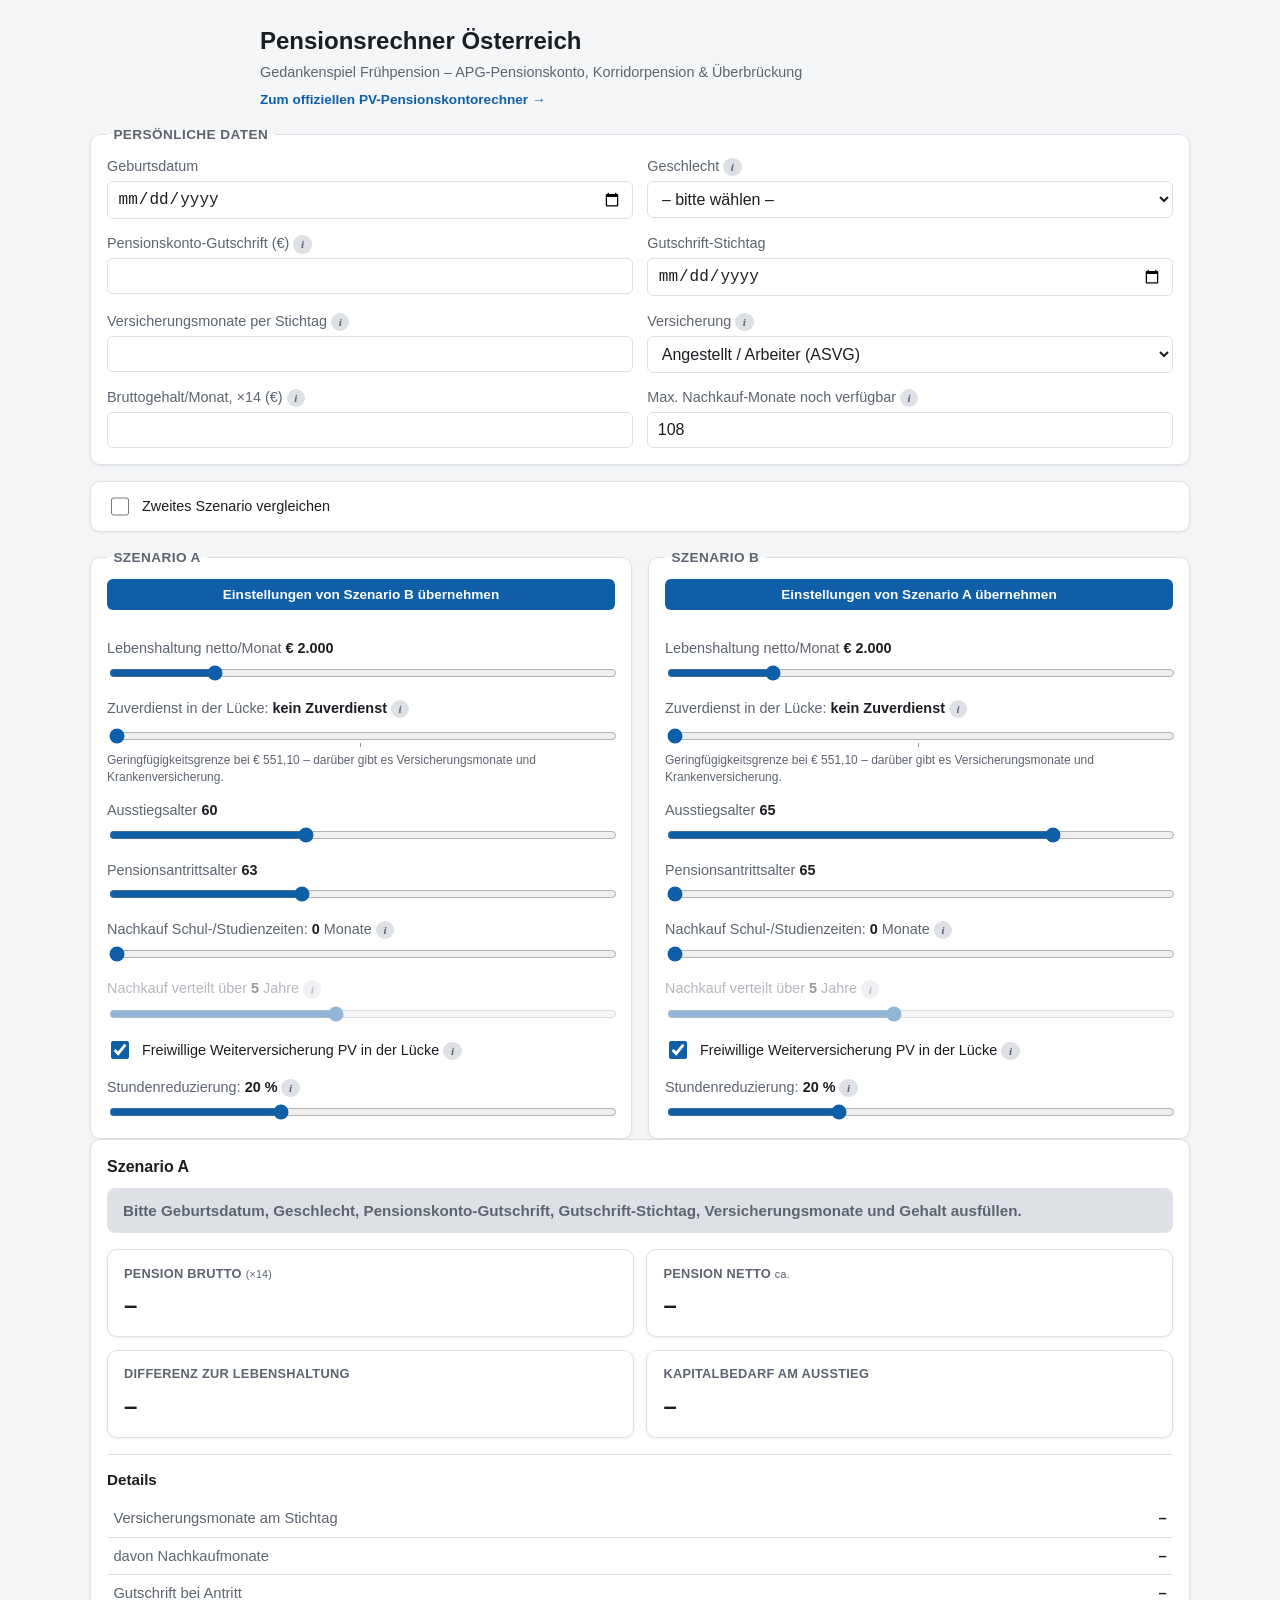
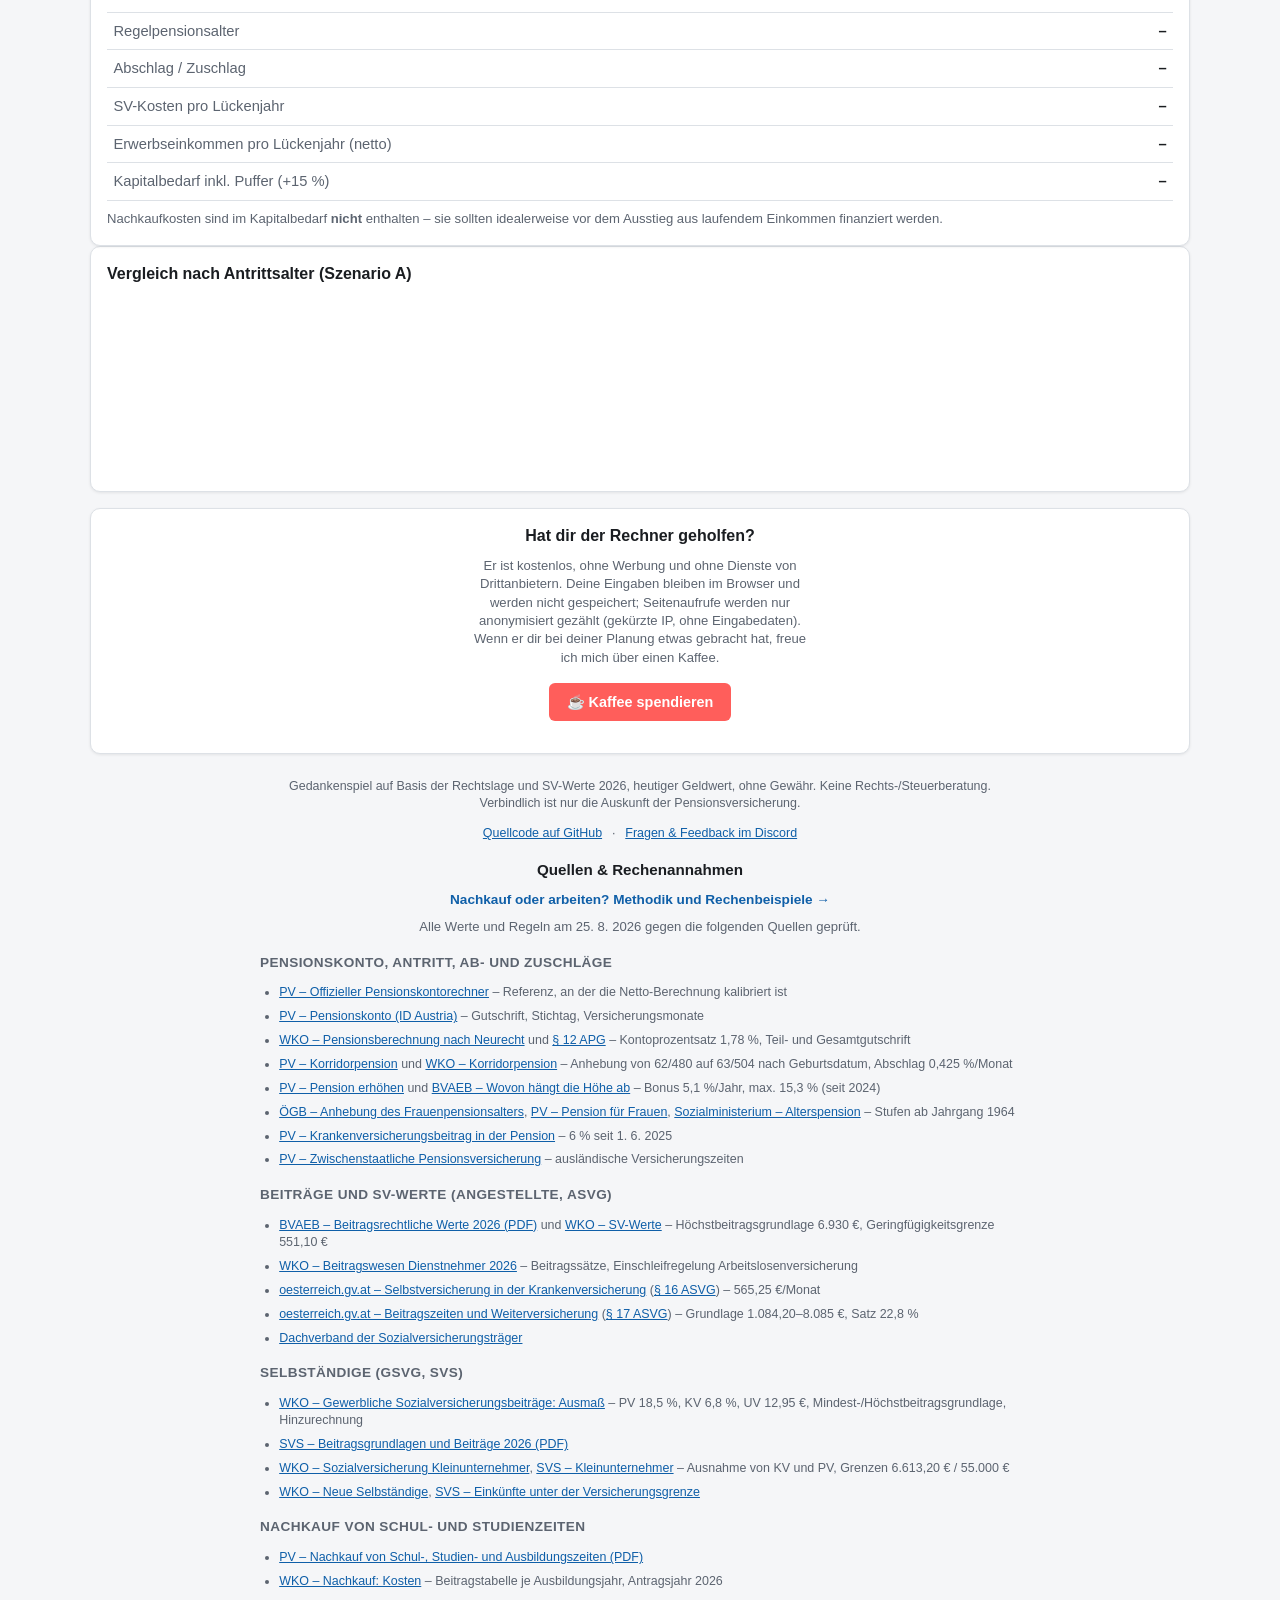
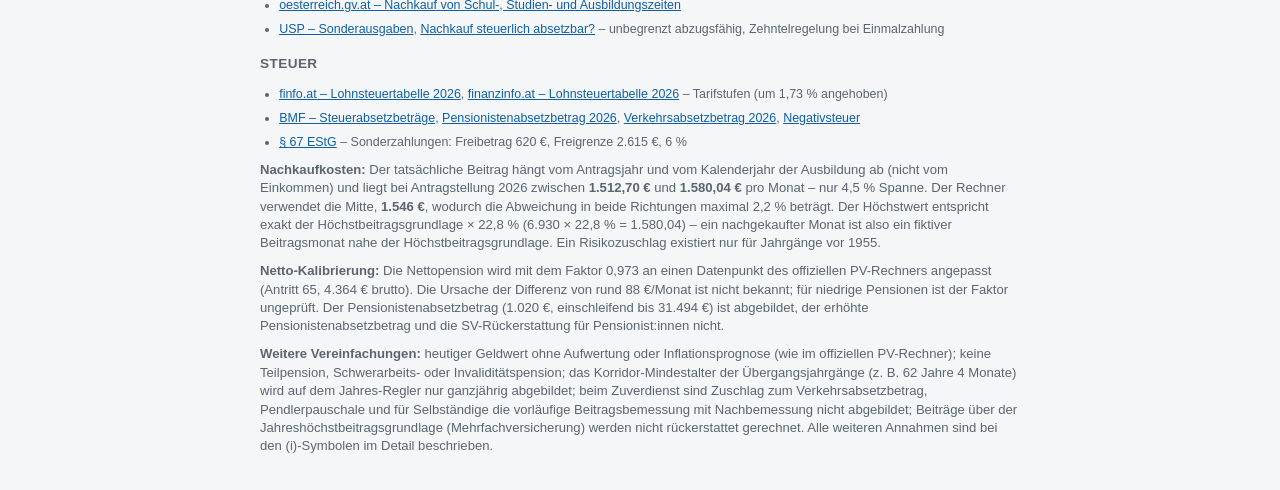
<file: index.html>
<!doctype html>
<html lang="de-AT">
<head>
<meta charset="utf-8">
<meta name="viewport" content="width=device-width, initial-scale=1">
<title>Pensionsrechner Österreich – Gedankenspiel Frühpension</title>
<meta name="description" content="Frühpension durchrechnen: Korridorpension, Nachkauf von Schul- und Studienzeiten, Kapitalbedarf für die Überbrückung. Zwei Szenarien im Vergleich, mit Break-even. Kostenlos, ohne Anmeldung.">
<!-- Open Graph für Link-Vorschauen (Reddit, Slack, WhatsApp, Signal ...). Ohne diese
     Angaben ziehen sich die Crawler irgendetwas aus dem Seitenanfang. -->
<meta property="og:type" content="website">
<meta property="og:locale" content="de_AT">
<meta property="og:site_name" content="Pensionsrechner Österreich">
<meta property="og:title" content="Pensionsrechner Österreich – Gedankenspiel Frühpension">
<meta property="og:description" content="Korridorpension, Nachkauf, Überbrückung: zwei Szenarien nebeneinander inklusive Break-even. Werte 2026, heutiger Geldwert. Kostenlos, ohne Anmeldung, ohne Tracking.">
<meta property="og:url" content="https://pension.oberschmid.homes/">
<meta name="twitter:card" content="summary">
<link rel="icon" href="favicon.ico" sizes="any">
<link rel="icon" href="favicon.svg" type="image/svg+xml">
<link rel="apple-touch-icon" href="apple-touch-icon.png">
<link rel="stylesheet" href="style.css">
</head>
<body>
<header class="page-header">
  <h1>Pensionsrechner Österreich</h1>
  <p class="subtitle">Gedankenspiel Frühpension &ndash; APG-Pensionskonto, Korridorpension &amp; Überbrückung</p>
  <p class="official-link"><a href="https://www.neuespensionskonto.at/pensionskontorechner/" target="_blank" rel="noopener">Zum offiziellen PV-Pensionskontorechner →</a></p>
</header>

<main>
  <form id="form" novalidate>
    <fieldset class="grid">
      <legend>Persönliche Daten</legend>

      <label class="field">
        <span>Geburtsdatum</span>
        <input type="date" id="geburtsdatum" min="1955-01-01" max="2005-12-31" required>
      </label>

      <label class="field">
        <span>Geschlecht
          <button type="button" class="info-icon" data-info="geschlecht" aria-label="Info: Warum wichtig?">i</button>
        </span>
        <select id="geschlecht" required>
          <option value="">– bitte wählen –</option>
          <option value="mann">Mann</option>
          <option value="frau">Frau</option>
        </select>
      </label>

      <label class="field">
        <span>Pensionskonto-Gutschrift (€)
          <button type="button" class="info-icon" data-info="gutschrift" aria-label="Info: Wo finde ich diesen Wert?">i</button>
        </span>
        <input type="number" id="konto" min="0" step="1" required>
      </label>

      <label class="field">
        <span>Gutschrift-Stichtag</span>
        <input type="date" id="kontoStichtag" required>
      </label>

      <label class="field">
        <span>Versicherungsmonate per Stichtag
          <button type="button" class="info-icon" data-info="versicherungsmonate" aria-label="Info: Wo finde ich diesen Wert?">i</button>
        </span>
        <input type="number" id="vmStart" min="0" max="600" step="1" required>
      </label>

      <label class="field">
        <span>Versicherung
          <button type="button" class="info-icon" data-info="versicherungsart" aria-label="Info: ASVG oder GSVG?">i</button>
        </span>
        <select id="versicherungsart" required>
          <option value="asvg">Angestellt / Arbeiter (ASVG)</option>
          <option value="gsvg">Selbständig (GSVG / SVS)</option>
        </select>
      </label>

      <label class="field">
        <span id="gehaltLabel">Bruttogehalt/Monat, ×14 (€)
          <button type="button" class="info-icon" data-info="gehalt" aria-label="Info: Welcher Betrag?">i</button>
        </span>
        <input type="number" id="gehalt" min="0" step="10" required>
      </label>

      <label class="field">
        <span>Max. Nachkauf-Monate noch verfügbar
          <button type="button" class="info-icon" data-info="nkMax" aria-label="Info: Was ist das Maximum?">i</button>
        </span>
        <input type="number" id="nkMaxMonate" min="0" max="108" step="1">
      </label>
    </fieldset>

    <div class="vergleich-schalter">
      <label class="field toggle-field">
        <input type="checkbox" id="vergleichAn">
        <span>Zweites Szenario vergleichen</span>
      </label>
    </div>

    <div class="szenario-spalten">
      <fieldset class="grid">
        <legend>Szenario A</legend>

        <button type="button" class="uebernehmen-btn" id="uebernehmenButtonA" hidden>Einstellungen von Szenario B übernehmen</button>

        <label class="field slider-field">
          <span>Lebenshaltung netto/Monat <output id="lebenshaltungOut"></output></span>
          <input type="range" id="lebenshaltung" min="1000" max="6000" step="100">
        </label>

        <label class="field slider-field">
          <span>Zuverdienst in der Lücke: <output id="gfEinkommenOut"></output>
            <button type="button" class="info-icon" data-info="gfEinkommen" aria-label="Info: Geringfügigkeitsgrenze">i</button>
          </span>
          <input type="range" id="gfEinkommen" min="0" max="3000" step="10" list="gfMarks">
          <span class="skala" id="gfSkala"></span>
        </label>

        <label class="field slider-field">
          <span>Ausstiegsalter <output id="ausstiegsalterOut"></output></span>
          <input type="range" id="ausstiegsalter" min="55" max="68" step="1">
        </label>

        <label class="field slider-field">
          <span>Pensionsantrittsalter <output id="antrittsalterOut"></output></span>
          <input type="range" id="antrittsalter" min="60" max="68" step="1">
        </label>

        <label class="field slider-field">
          <span>Nachkauf Schul-/Studienzeiten: <output id="nachkaufMonateOut"></output> Monate
            <button type="button" class="info-icon" data-info="nachkaufMonate" aria-label="Info: Automatische Anpassung">i</button>
          </span>
          <input type="range" id="nachkaufMonate" min="0" max="108" step="1">
        </label>

        <label class="field slider-field" id="nachkaufJahreField">
          <span>Nachkauf verteilt über <output id="nachkaufJahreOut"></output> Jahre
            <button type="button" class="info-icon" data-info="nachkaufJahre" aria-label="Info: Steuerliche Verteilung">i</button>
          </span>
          <input type="range" id="nachkaufJahre" min="1" max="10" step="1">
        </label>

        <label class="field toggle-field">
          <input type="checkbox" id="wvAn">
          <span>Freiwillige Weiterversicherung PV in der Lücke
            <button type="button" class="info-icon" data-info="wvAn" aria-label="Info: Nur Pensionsversicherung">i</button>
          </span>
        </label>

        <label class="field slider-field">
          <span id="reduktionLabel">Stundenreduzierung: <output id="reduktionProzentOut"></output>
            <button type="button" class="info-icon" data-info="reduktionProzent" aria-label="Info: Wirkung auf die Pension">i</button>
          </span>
          <input type="range" id="reduktionProzent" min="0" max="60" step="5">
        </label>
      </fieldset>

      <fieldset class="grid" id="szenarioBFieldset" hidden>
        <legend>Szenario B</legend>

        <button type="button" class="uebernehmen-btn" id="uebernehmenButtonB">Einstellungen von Szenario A übernehmen</button>

        <label class="field slider-field">
          <span>Lebenshaltung netto/Monat <output id="lebenshaltungBOut"></output></span>
          <input type="range" id="lebenshaltungB" min="1000" max="6000" step="100">
        </label>

        <label class="field slider-field">
          <span>Zuverdienst in der Lücke: <output id="gfEinkommenBOut"></output>
            <button type="button" class="info-icon" data-info="gfEinkommen" aria-label="Info: Geringfügigkeitsgrenze">i</button>
          </span>
          <input type="range" id="gfEinkommenB" min="0" max="3000" step="10" list="gfMarks">
          <span class="skala" id="gfSkalaB"></span>
        </label>

        <label class="field slider-field">
          <span>Ausstiegsalter <output id="ausstiegsalterBOut"></output></span>
          <input type="range" id="ausstiegsalterB" min="55" max="68" step="1">
        </label>

        <label class="field slider-field">
          <span>Pensionsantrittsalter <output id="antrittsalterBOut"></output></span>
          <input type="range" id="antrittsalterB" min="60" max="68" step="1">
        </label>

        <label class="field slider-field">
          <span>Nachkauf Schul-/Studienzeiten: <output id="nachkaufMonateBOut"></output> Monate
            <button type="button" class="info-icon" data-info="nachkaufMonate" aria-label="Info: Automatische Anpassung">i</button>
          </span>
          <input type="range" id="nachkaufMonateB" min="0" max="108" step="1">
        </label>

        <label class="field slider-field" id="nachkaufJahreBField">
          <span>Nachkauf verteilt über <output id="nachkaufJahreBOut"></output> Jahre
            <button type="button" class="info-icon" data-info="nachkaufJahre" aria-label="Info: Steuerliche Verteilung">i</button>
          </span>
          <input type="range" id="nachkaufJahreB" min="1" max="10" step="1">
        </label>

        <label class="field toggle-field">
          <input type="checkbox" id="wvAnB">
          <span>Freiwillige Weiterversicherung PV in der Lücke
            <button type="button" class="info-icon" data-info="wvAn" aria-label="Info: Nur Pensionsversicherung">i</button>
          </span>
        </label>

        <label class="field slider-field">
          <span id="reduktionLabelB">Stundenreduzierung: <output id="reduktionProzentBOut"></output>
            <button type="button" class="info-icon" data-info="reduktionProzent" aria-label="Info: Wirkung auf die Pension">i</button>
          </span>
          <input type="range" id="reduktionProzentB" min="0" max="60" step="5">
        </label>
      </fieldset>
    </div>
    <datalist id="gfMarks">
      <option value="550" label="Geringfügigkeitsgrenze"></option>
    </datalist>
  </form>

  <div class="ergebnis-spalten">
    <section class="box ergebnis-kachel" id="ergebnisBoxA">
      <h2 class="kachel-titel">Szenario A</h2>
      <div class="statusline" id="statuslineA" role="status"></div>

      <div class="cards" aria-label="Kennzahlen Szenario A">
        <div class="card">
          <h3>Pension brutto <small>(×14)</small></h3>
          <p class="card-value" id="cardBruttoA">–</p>
        </div>
        <div class="card">
          <h3>Pension netto <small>ca.</small></h3>
          <p class="card-value" id="cardNettoA">–</p>
        </div>
        <div class="card">
          <h3>Differenz zur Lebenshaltung</h3>
          <p class="card-value" id="cardDifferenzA">–</p>
        </div>
        <div class="card">
          <h3>Kapitalbedarf am Ausstieg</h3>
          <p class="card-value" id="cardKapitalA">–</p>
        </div>
      </div>

      <div class="sub-box" id="nachkaufBoxA">
        <h3>Nachkauf: Kosten &amp; Steuereffekt</h3>
        <dl class="kv-list">
          <div><dt>Gekaufte Monate</dt><dd id="nkMonateA">–</dd></div>
          <div><dt>Kosten voll</dt><dd id="nkKostenVollA">–</dd></div>
          <div><dt>Steuerersparnis</dt><dd id="nkErsparnisA" class="positive">–</dd></div>
          <div><dt>Kosten nach Steuer</dt><dd id="nkKostenNettoA">–</dd></div>
          <div><dt>Effektiver Satz</dt><dd id="nkEffSatzA">–</dd></div>
          <div><dt>Rate pro Jahr</dt><dd id="nkRateA">–</dd></div>
          <div><dt>Alternative: ETF statt Nachkauf</dt><dd id="nkEtfA">–</dd></div>
        </dl>
        <p class="hint">Der Sonderausgabenabzug greift im Jahr der Zahlung. Gestaffelte Teilanträge bzw. Ratenzahlung vorab mit der PV klären. „Alternative": die Nettokosten (nach Steuerersparnis) stattdessen in ein ETF investiert, angenommen 5 % Rendite p.a. netto nach KESt (≈7 % brutto), verzinst bis zum Antritt – als Vergleich zur höheren Pension durch den Nachkauf.</p>
      </div>

      <div class="sub-box" id="amortisationBoxA">
        <h3>Amortisation: Lohnt sich das?</h3>
        <p class="hint" style="margin-top:0">Faustregel für 1 Monat Nachkauf (unabhängig von der oben gewählten Anzahl)
          <button type="button" class="info-icon" data-info="amortisationNachkauf" aria-label="Info">i</button>
        </p>
        <dl class="kv-list">
          <div><dt>Nettokosten (1 Monat)</dt><dd id="amKostenA">–</dd></div>
          <div><dt>Zusätzliche Nettopension</dt><dd id="amZusatzA">–</dd></div>
          <div><dt>Amortisation ab Pensionsbeginn</dt><dd id="amEinfachA">–</dd></div>
          <div><dt>… mit 2 % Alternativrendite</dt><dd id="amAltA">–</dd></div>
        </dl>
        <p class="hint">Freiwillige Weiterversicherung PV (1 Jahr Beitrag)
          <button type="button" class="info-icon" data-info="wvAmortisation" aria-label="Info">i</button>
        </p>
        <dl class="kv-list">
          <div><dt>Amortisation ab Pensionsbeginn</dt><dd id="wvAmMinA">–</dd></div>
        </dl>
      </div>

      <div class="sub-box">
        <h3>Details</h3>
        <div class="table-scroll">
          <table>
            <tbody>
              <tr><th>Versicherungsmonate am Stichtag</th><td id="dVmA">–</td></tr>
              <tr><th>davon Nachkaufmonate</th><td id="dNkA">–</td></tr>
              <tr><th>Gutschrift bei Antritt</th><td id="dGutschriftA">–</td></tr>
              <tr><th>Regelpensionsalter</th><td id="dRegelalterA">–</td></tr>
              <tr><th>Abschlag / Zuschlag</th><td id="dAbschlagZuschlagA">–</td></tr>
              <tr><th>SV-Kosten pro Lückenjahr</th><td id="dSvJahrA">–</td></tr>
              <tr><th>Erwerbseinkommen pro Lückenjahr (netto)</th><td id="dGfEinkA">–</td></tr>
              <tr><th>Kapitalbedarf inkl. Puffer (+15 %)</th><td id="dKapitalPufferA">–</td></tr>
            </tbody>
          </table>
        </div>
        <p class="hint">Nachkaufkosten sind im Kapitalbedarf <strong>nicht</strong> enthalten – sie sollten idealerweise vor dem Ausstieg aus laufendem Einkommen finanziert werden.</p>
      </div>

      <div class="sub-box" id="reduktionBoxA">
        <h3>Stundenreduzierung: Was kostet sie an Pension?</h3>
        <dl class="kv-list">
          <div><dt>Reduziertes Bruttogehalt/Monat</dt><dd id="redGehaltA">–</dd></div>
          <div><dt>Einkommensverlust pro Jahr</dt><dd id="redEinkommenA" class="negative">–</dd></div>
          <div><dt>Pension brutto/Monat danach</dt><dd id="redBruttoA">–</dd></div>
          <div><dt>Pension netto/Monat danach</dt><dd id="redNettoA">–</dd></div>
          <div><dt>Verlust Pension brutto/Monat</dt><dd id="redVerlustBruttoA">–</dd></div>
          <div><dt>Verlust Pension netto/Monat</dt><dd id="redVerlustNettoA">–</dd></div>
        </dl>
        <p class="hint" id="redHinweisA"></p>
      </div>
    </section>

    <section class="box ergebnis-kachel" id="ergebnisBoxB" hidden>
      <h2 class="kachel-titel">Szenario B</h2>
      <div class="statusline" id="statuslineB" role="status"></div>

      <div class="cards" aria-label="Kennzahlen Szenario B">
        <div class="card">
          <h3>Pension brutto <small>(×14)</small></h3>
          <p class="card-value" id="cardBruttoB">–</p>
        </div>
        <div class="card">
          <h3>Pension netto <small>ca.</small></h3>
          <p class="card-value" id="cardNettoB">–</p>
        </div>
        <div class="card">
          <h3>Differenz zur Lebenshaltung</h3>
          <p class="card-value" id="cardDifferenzB">–</p>
        </div>
        <div class="card">
          <h3>Kapitalbedarf am Ausstieg</h3>
          <p class="card-value" id="cardKapitalB">–</p>
        </div>
      </div>

      <div class="sub-box" id="nachkaufBoxB">
        <h3>Nachkauf: Kosten &amp; Steuereffekt</h3>
        <dl class="kv-list">
          <div><dt>Gekaufte Monate</dt><dd id="nkMonateB">–</dd></div>
          <div><dt>Kosten voll</dt><dd id="nkKostenVollB">–</dd></div>
          <div><dt>Steuerersparnis</dt><dd id="nkErsparnisB" class="positive">–</dd></div>
          <div><dt>Kosten nach Steuer</dt><dd id="nkKostenNettoB">–</dd></div>
          <div><dt>Effektiver Satz</dt><dd id="nkEffSatzB">–</dd></div>
          <div><dt>Rate pro Jahr</dt><dd id="nkRateB">–</dd></div>
          <div><dt>Alternative: ETF statt Nachkauf</dt><dd id="nkEtfB">–</dd></div>
        </dl>
        <p class="hint">Der Sonderausgabenabzug greift im Jahr der Zahlung. Gestaffelte Teilanträge bzw. Ratenzahlung vorab mit der PV klären. „Alternative": die Nettokosten (nach Steuerersparnis) stattdessen in ein ETF investiert, angenommen 5 % Rendite p.a. netto nach KESt (≈7 % brutto), verzinst bis zum Antritt – als Vergleich zur höheren Pension durch den Nachkauf.</p>
      </div>

      <div class="sub-box" id="amortisationBoxB">
        <h3>Amortisation: Lohnt sich das?</h3>
        <p class="hint" style="margin-top:0">Faustregel für 1 Monat Nachkauf (unabhängig von der oben gewählten Anzahl)
          <button type="button" class="info-icon" data-info="amortisationNachkauf" aria-label="Info">i</button>
        </p>
        <dl class="kv-list">
          <div><dt>Nettokosten (1 Monat)</dt><dd id="amKostenB">–</dd></div>
          <div><dt>Zusätzliche Nettopension</dt><dd id="amZusatzB">–</dd></div>
          <div><dt>Amortisation ab Pensionsbeginn</dt><dd id="amEinfachB">–</dd></div>
          <div><dt>… mit 2 % Alternativrendite</dt><dd id="amAltB">–</dd></div>
        </dl>
        <p class="hint">Freiwillige Weiterversicherung PV (1 Jahr Beitrag)
          <button type="button" class="info-icon" data-info="wvAmortisation" aria-label="Info">i</button>
        </p>
        <dl class="kv-list">
          <div><dt>Amortisation ab Pensionsbeginn</dt><dd id="wvAmMinB">–</dd></div>
        </dl>
      </div>

      <div class="sub-box">
        <h3>Details</h3>
        <div class="table-scroll">
          <table>
            <tbody>
              <tr><th>Versicherungsmonate am Stichtag</th><td id="dVmB">–</td></tr>
              <tr><th>davon Nachkaufmonate</th><td id="dNkB">–</td></tr>
              <tr><th>Gutschrift bei Antritt</th><td id="dGutschriftB">–</td></tr>
              <tr><th>Regelpensionsalter</th><td id="dRegelalterB">–</td></tr>
              <tr><th>Abschlag / Zuschlag</th><td id="dAbschlagZuschlagB">–</td></tr>
              <tr><th>SV-Kosten pro Lückenjahr</th><td id="dSvJahrB">–</td></tr>
              <tr><th>Erwerbseinkommen pro Lückenjahr (netto)</th><td id="dGfEinkB">–</td></tr>
              <tr><th>Kapitalbedarf inkl. Puffer (+15 %)</th><td id="dKapitalPufferB">–</td></tr>
            </tbody>
          </table>
        </div>
        <p class="hint">Nachkaufkosten sind im Kapitalbedarf <strong>nicht</strong> enthalten – sie sollten idealerweise vor dem Ausstieg aus laufendem Einkommen finanziert werden.</p>
      </div>

      <div class="sub-box" id="reduktionBoxB">
        <h3>Stundenreduzierung: Was kostet sie an Pension?</h3>
        <dl class="kv-list">
          <div><dt>Reduziertes Bruttogehalt/Monat</dt><dd id="redGehaltB">–</dd></div>
          <div><dt>Einkommensverlust pro Jahr</dt><dd id="redEinkommenB" class="negative">–</dd></div>
          <div><dt>Pension brutto/Monat danach</dt><dd id="redBruttoB">–</dd></div>
          <div><dt>Pension netto/Monat danach</dt><dd id="redNettoB">–</dd></div>
          <div><dt>Verlust Pension brutto/Monat</dt><dd id="redVerlustBruttoB">–</dd></div>
          <div><dt>Verlust Pension netto/Monat</dt><dd id="redVerlustNettoB">–</dd></div>
        </dl>
        <p class="hint" id="redHinweisB"></p>
      </div>
    </section>
  </div>

  <section class="box" id="vergleichBox" hidden>
    <h2>Vergleich Szenario A / B</h2>

    <label class="field toggle-field">
      <input type="checkbox" id="nachkaufAlsEtf">
      <span>Nachkaufkosten hier als ETF-Wert statt Netto-Kosten einrechnen
        <button type="button" class="info-icon" data-info="nachkaufAlsEtf" aria-label="Info">i</button>
      </span>
    </label>

    <div class="table-scroll">
      <table id="vergleichTable">
        <thead>
          <tr><th></th><th>Szenario A</th><th>Szenario B</th><th>Differenz (A−B)</th></tr>
        </thead>
        <tbody>
          <tr><th>Antritt</th><td id="vAntrittA">–</td><td id="vAntrittB">–</td><td>–</td></tr>
          <tr><th>Kosten bei Ausstieg</th><td id="vKapitalA">–</td><td id="vKapitalB">–</td><td id="vKapitalDiff">–</td></tr>
          <tr><th id="vNachkaufLabel">Kosten Nachkauf (netto)</th><td id="vNachkaufA">–</td><td id="vNachkaufB">–</td><td id="vNachkaufDiff">–</td></tr>
          <tr><th>Gesamtkosten bis Antritt</th><td id="vGesamtA">–</td><td id="vGesamtB">–</td><td id="vGesamtDiff">–</td></tr>
          <tr><th>Pension brutto/Monat</th><td id="vBruttoA">–</td><td id="vBruttoB">–</td><td id="vBruttoDiff">–</td></tr>
          <tr><th>Pension netto/Monat</th><td id="vNettoA">–</td><td id="vNettoB">–</td><td id="vNettoDiff">–</td></tr>
        </tbody>
      </table>
    </div>
    <p class="breakeven" id="breakEvenText"></p>
    <p class="hint">Break-even: ab wann die höheren Anfangskosten (Kapitalbedarf + Nachkauf netto) eines Szenarios durch die seit seinem eigenen Antritt bezogene Nettopension gegenüber dem anderen Szenario ausgeglichen sind. Vereinfachung wie im restlichen Rechner: keine Verzinsung/Veranlagung, heutiger Geldwert.</p>
  </section>

  <section class="box">
    <h2>Vergleich nach Antrittsalter (Szenario A)</h2>
    <div id="chart" class="chart" aria-label="Balkendiagramm Pension brutto nach Antrittsalter"></div>
  </section>

  <section class="box kofi-box">
    <h2>Hat dir der Rechner geholfen?</h2>
    <p class="hint">Er ist kostenlos, ohne Werbung und ohne Dienste von Drittanbietern. Deine Eingaben
      bleiben im Browser und werden nicht gespeichert; Seitenaufrufe werden nur anonymisiert gezählt
      (gekürzte IP, ohne Eingabedaten). Wenn er dir bei deiner Planung etwas gebracht hat, freue ich mich
      über einen Kaffee.</p>
    <p class="kofi-cta">
      <a class="kofi-btn" href="https://ko-fi.com/kahalm" target="_blank" rel="noopener noreferrer">
        <span aria-hidden="true">&#9749;</span> Kaffee spendieren
      </a>
    </p>
  </section>
</main>

<footer class="page-footer">
  <p>Gedankenspiel auf Basis der Rechtslage und SV-Werte <span id="footerJahr"></span>, heutiger Geldwert, ohne Gewähr. Keine Rechts-/Steuerberatung. Verbindlich ist nur die Auskunft der Pensionsversicherung.</p>

  <p class="projekt-links">
    <a href="https://github.com/kahalm/pensionsrechner" target="_blank" rel="noopener">Quellcode auf GitHub</a>
    <span class="trenner">·</span>
    <a href="https://discord.gg/wczc4BJtMf" target="_blank" rel="noopener">Fragen &amp; Feedback im Discord</a>
  </p>

  <section class="quellen" id="quellen">
    <h2>Quellen &amp; Rechenannahmen</h2>
    <p class="official-link" style="text-align:center"><a href="methodik.html">Nachkauf oder arbeiten? Methodik und Rechenbeispiele →</a></p>
    <p class="hint" style="text-align:center">Alle Werte und Regeln am 25.&nbsp;8.&nbsp;2026 gegen die folgenden Quellen geprüft.</p>

    <h3>Pensionskonto, Antritt, Ab- und Zuschläge</h3>
    <ul>
      <li><a href="https://www.neuespensionskonto.at/pensionskontorechner/" target="_blank" rel="noopener">PV – Offizieller Pensionskontorechner</a> – Referenz, an der die Netto-Berechnung kalibriert ist</li>
      <li><a href="https://www.neuespensionskonto.at/pensionskonto/" target="_blank" rel="noopener">PV – Pensionskonto (ID Austria)</a> – Gutschrift, Stichtag, Versicherungsmonate</li>
      <li><a href="https://www.wko.at/sozialversicherung/pensionsberechnung-neurecht" target="_blank" rel="noopener">WKO – Pensionsberechnung nach Neurecht</a> und <a href="https://www.jusline.at/gesetz/apg/paragraf/12" target="_blank" rel="noopener">§ 12 APG</a> – Kontoprozentsatz 1,78 %, Teil- und Gesamtgutschrift</li>
      <li><a href="https://www.pv.at/web/pension/pensionsarten/korridorpension" target="_blank" rel="noopener">PV – Korridorpension</a> und <a href="https://www.wko.at/sozialversicherung/korridorpension" target="_blank" rel="noopener">WKO – Korridorpension</a> – Anhebung von 62/480 auf 63/504 nach Geburtsdatum, Abschlag 0,425 %/Monat</li>
      <li><a href="https://www.pv.at/web/pension/pension-erhoehen" target="_blank" rel="noopener">PV – Pension erhöhen</a> und <a href="https://www.bvaeb.at/cdscontent/?contentid=10007.842464&amp;portal=bvaebbportal" target="_blank" rel="noopener">BVAEB – Wovon hängt die Höhe ab</a> – Bonus 5,1 %/Jahr, max. 15,3 % (seit 2024)</li>
      <li><a href="https://www.oegb.at/themen/pensionen/erhoehung_pensionsantrittsalterbeifrauen" target="_blank" rel="noopener">ÖGB – Anhebung des Frauenpensionsalters</a>, <a href="https://www.pv.at/web/pension/pension-fuer-frauen" target="_blank" rel="noopener">PV – Pension für Frauen</a>, <a href="https://www.sozialministerium.gv.at/Themen/Soziales/Sozialversicherung/Pensionsversicherung/Pensionsarten/Alterspension.html" target="_blank" rel="noopener">Sozialministerium – Alterspension</a> – Stufen ab Jahrgang 1964</li>
      <li><a href="https://www.pv.at/web/ueber-uns-und-karriere/presse/news/krankenversicherungsbeitrag-pension-2025" target="_blank" rel="noopener">PV – Krankenversicherungsbeitrag in der Pension</a> – 6 % seit 1.&nbsp;6.&nbsp;2025</li>
      <li><a href="https://www.pv.at/web/pension/ihr-weg-zur-pension/zwischenstaatliche-pensionsversicherung" target="_blank" rel="noopener">PV – Zwischenstaatliche Pensionsversicherung</a> – ausländische Versicherungszeiten</li>
    </ul>

    <h3>Beiträge und SV-Werte (Angestellte, ASVG)</h3>
    <ul>
      <li><a href="https://www.bvaeb.at/cdscontent/load?contentid=10008.800982&amp;version=1766151381" target="_blank" rel="noopener">BVAEB – Beitragsrechtliche Werte 2026 (PDF)</a> und <a href="https://www.wko.at/sozialversicherung/sv-werte" target="_blank" rel="noopener">WKO – SV-Werte</a> – Höchstbeitragsgrundlage 6.930 €, Geringfügigkeitsgrenze 551,10 €</li>
      <li><a href="https://www.wko.at/entlohnung/beitragswesen-dienstnehmer-2026" target="_blank" rel="noopener">WKO – Beitragswesen Dienstnehmer 2026</a> – Beitragssätze, Einschleifregelung Arbeitslosenversicherung</li>
      <li><a href="https://www.oesterreich.gv.at/de/themen/gesundheit/selbstversicherung_in_der_krankenversicherung" target="_blank" rel="noopener">oesterreich.gv.at – Selbstversicherung in der Krankenversicherung</a> (<a href="https://www.jusline.at/gesetz/asvg/paragraf/16" target="_blank" rel="noopener">§ 16 ASVG</a>) – 565,25 €/Monat</li>
      <li><a href="https://www.oesterreich.gv.at/de/themen/arbeit_beruf_und_pension/pension/1/1/Seite.270103" target="_blank" rel="noopener">oesterreich.gv.at – Beitragszeiten und Weiterversicherung</a> (<a href="https://www.jusline.at/gesetz/asvg/paragraf/17" target="_blank" rel="noopener">§ 17 ASVG</a>) – Grundlage 1.084,20–8.085 €, Satz 22,8 %</li>
      <li><a href="https://www.sozialversicherung.at" target="_blank" rel="noopener">Dachverband der Sozialversicherungsträger</a></li>
    </ul>

    <h3>Selbständige (GSVG, SVS)</h3>
    <ul>
      <li><a href="https://www.wko.at/sozialversicherung/gewerbliche-sozialversicherungsbeitraege-ausmass" target="_blank" rel="noopener">WKO – Gewerbliche Sozialversicherungsbeiträge: Ausmaß</a> – PV 18,5 %, KV 6,8 %, UV 12,95 €, Mindest-/Höchstbeitragsgrundlage, Hinzurechnung</li>
      <li><a href="https://www.svs.at/cdscontent/load?contentid=10008.763406&amp;version=1672393252" target="_blank" rel="noopener">SVS – Beitragsgrundlagen und Beiträge 2026 (PDF)</a></li>
      <li><a href="https://www.wko.at/sozialversicherung/sozialversicherung-kleinunternehmer" target="_blank" rel="noopener">WKO – Sozialversicherung Kleinunternehmer</a>, <a href="https://www.svs.at/cdscontent/?contentid=10007.846813&amp;portal=svsportal" target="_blank" rel="noopener">SVS – Kleinunternehmer</a> – Ausnahme von KV und PV, Grenzen 6.613,20 € / 55.000 €</li>
      <li><a href="https://www.wko.at/sozialversicherung/neue-selbstaendige" target="_blank" rel="noopener">WKO – Neue Selbständige</a>, <a href="https://www.svs.at/cdscontent/?contentid=10007.816855&amp;portal=svsportal" target="_blank" rel="noopener">SVS – Einkünfte unter der Versicherungsgrenze</a></li>
    </ul>

    <h3>Nachkauf von Schul- und Studienzeiten</h3>
    <ul>
      <li><a href="https://www.pv.at/cdscontent/load?contentid=10008.776967&amp;version=1740547905" target="_blank" rel="noopener">PV – Nachkauf von Schul-, Studien- und Ausbildungszeiten (PDF)</a></li>
      <li><a href="https://www.wko.at/service/arbeitsrecht-sozialrecht/Nachkauf-von-Schul--und-Studienzeiten--Kosten.html" target="_blank" rel="noopener">WKO – Nachkauf: Kosten</a> – Beitragstabelle je Ausbildungsjahr, Antragsjahr 2026</li>
      <li><a href="https://www.oesterreich.gv.at/de/themen/arbeit_beruf_und_pension/pension/Seite.270214" target="_blank" rel="noopener">oesterreich.gv.at – Nachkauf von Schul-, Studien- und Ausbildungszeiten</a></li>
      <li><a href="https://www.usp.gv.at/themen/steuern-finanzen/einkommensteuer-ueberblick/weitere-informationen-est/sonderausgaben-und-aussergewoehnliche-belastungen.html" target="_blank" rel="noopener">USP – Sonderausgaben</a>, <a href="https://webservices.arching.at/bund/we/WE-792.htm" target="_blank" rel="noopener">Nachkauf steuerlich absetzbar?</a> – unbegrenzt abzugsfähig, Zehntelregelung bei Einmalzahlung</li>
    </ul>

    <h3>Steuer</h3>
    <ul>
      <li><a href="https://www.finfo.at/steuern/lohnsteuertabelle/" target="_blank" rel="noopener">finfo.at – Lohnsteuertabelle 2026</a>, <a href="https://finanzinfo.at/steuern/lohnsteuertabelle/" target="_blank" rel="noopener">finanzinfo.at – Lohnsteuertabelle 2026</a> – Tarifstufen (um 1,73 % angehoben)</li>
      <li><a href="https://www.bmf.gv.at/themen/steuern/arbeitnehmerveranlagung/steuertarif-steuerabsetzbetraege/uebersicht-steuerabsetzbetraege.html" target="_blank" rel="noopener">BMF – Steuerabsetzbeträge</a>, <a href="https://www.finanz.at/steuern/pensionistenabsetzbetrag/" target="_blank" rel="noopener">Pensionistenabsetzbetrag 2026</a>, <a href="https://www.finanz.at/steuern/verkehrsabsetzbetrag/" target="_blank" rel="noopener">Verkehrsabsetzbetrag 2026</a>, <a href="https://www.oesterreich.gv.at/de/lexicon/N/Seite.991530" target="_blank" rel="noopener">Negativsteuer</a></li>
      <li><a href="https://www.jusline.at/gesetz/estg/paragraf/67" target="_blank" rel="noopener">§ 67 EStG</a> – Sonderzahlungen: Freibetrag 620 €, Freigrenze 2.615 €, 6 %</li>
    </ul>

    <p class="hint"><strong>Nachkaufkosten:</strong> Der tatsächliche Beitrag hängt vom Antragsjahr und vom
      Kalenderjahr der Ausbildung ab (nicht vom Einkommen) und liegt bei Antragstellung 2026 zwischen
      <strong>1.512,70 €</strong> und <strong>1.580,04 €</strong> pro Monat – nur 4,5 % Spanne. Der Rechner
      verwendet die Mitte, <strong>1.546 €</strong>, wodurch die Abweichung in beide Richtungen maximal 2,2 %
      beträgt. Der Höchstwert entspricht exakt der Höchstbeitragsgrundlage × 22,8 % (6.930 × 22,8 % = 1.580,04) –
      ein nachgekaufter Monat ist also ein fiktiver Beitragsmonat nahe der Höchstbeitragsgrundlage. Ein
      Risikozuschlag existiert nur für Jahrgänge vor 1955.</p>
    <p class="hint"><strong>Netto-Kalibrierung:</strong> Die Nettopension wird mit dem Faktor 0,973 an einen
      Datenpunkt des offiziellen PV-Rechners angepasst (Antritt 65, 4.364 € brutto). Die Ursache der Differenz
      von rund 88 €/Monat ist nicht bekannt; für niedrige Pensionen ist der Faktor ungeprüft. Der
      Pensionistenabsetzbetrag (1.020 €, einschleifend bis 31.494 €) ist abgebildet, der erhöhte
      Pensionistenabsetzbetrag und die SV-Rückerstattung für Pensionist:innen nicht.</p>
    <p class="hint"><strong>Weitere Vereinfachungen:</strong> heutiger Geldwert ohne Aufwertung oder
      Inflationsprognose (wie im offiziellen PV-Rechner); keine Teilpension, Schwerarbeits- oder
      Invaliditätspension; das Korridor-Mindestalter der Übergangsjahrgänge (z.&nbsp;B. 62 Jahre 4 Monate) wird
      auf dem Jahres-Regler nur ganzjährig abgebildet; beim Zuverdienst sind Zuschlag zum Verkehrsabsetzbetrag,
      Pendlerpauschale und für Selbständige die vorläufige Beitragsbemessung mit Nachbemessung nicht abgebildet;
      Beiträge über der Jahreshöchstbeitragsgrundlage (Mehrfachversicherung) werden nicht rückerstattet
      gerechnet. Alle weiteren Annahmen sind bei den (i)-Symbolen im Detail beschrieben.</p>
  </section>
</footer>

<dialog id="infoDialog" class="info-dialog">
  <button type="button" class="info-dialog-close" id="infoDialogClose" aria-label="Schließen">&times;</button>
  <div id="infoDialogText"></div>
</dialog>

<script type="module" src="app.js"></script>
</body>
</html>
</file>
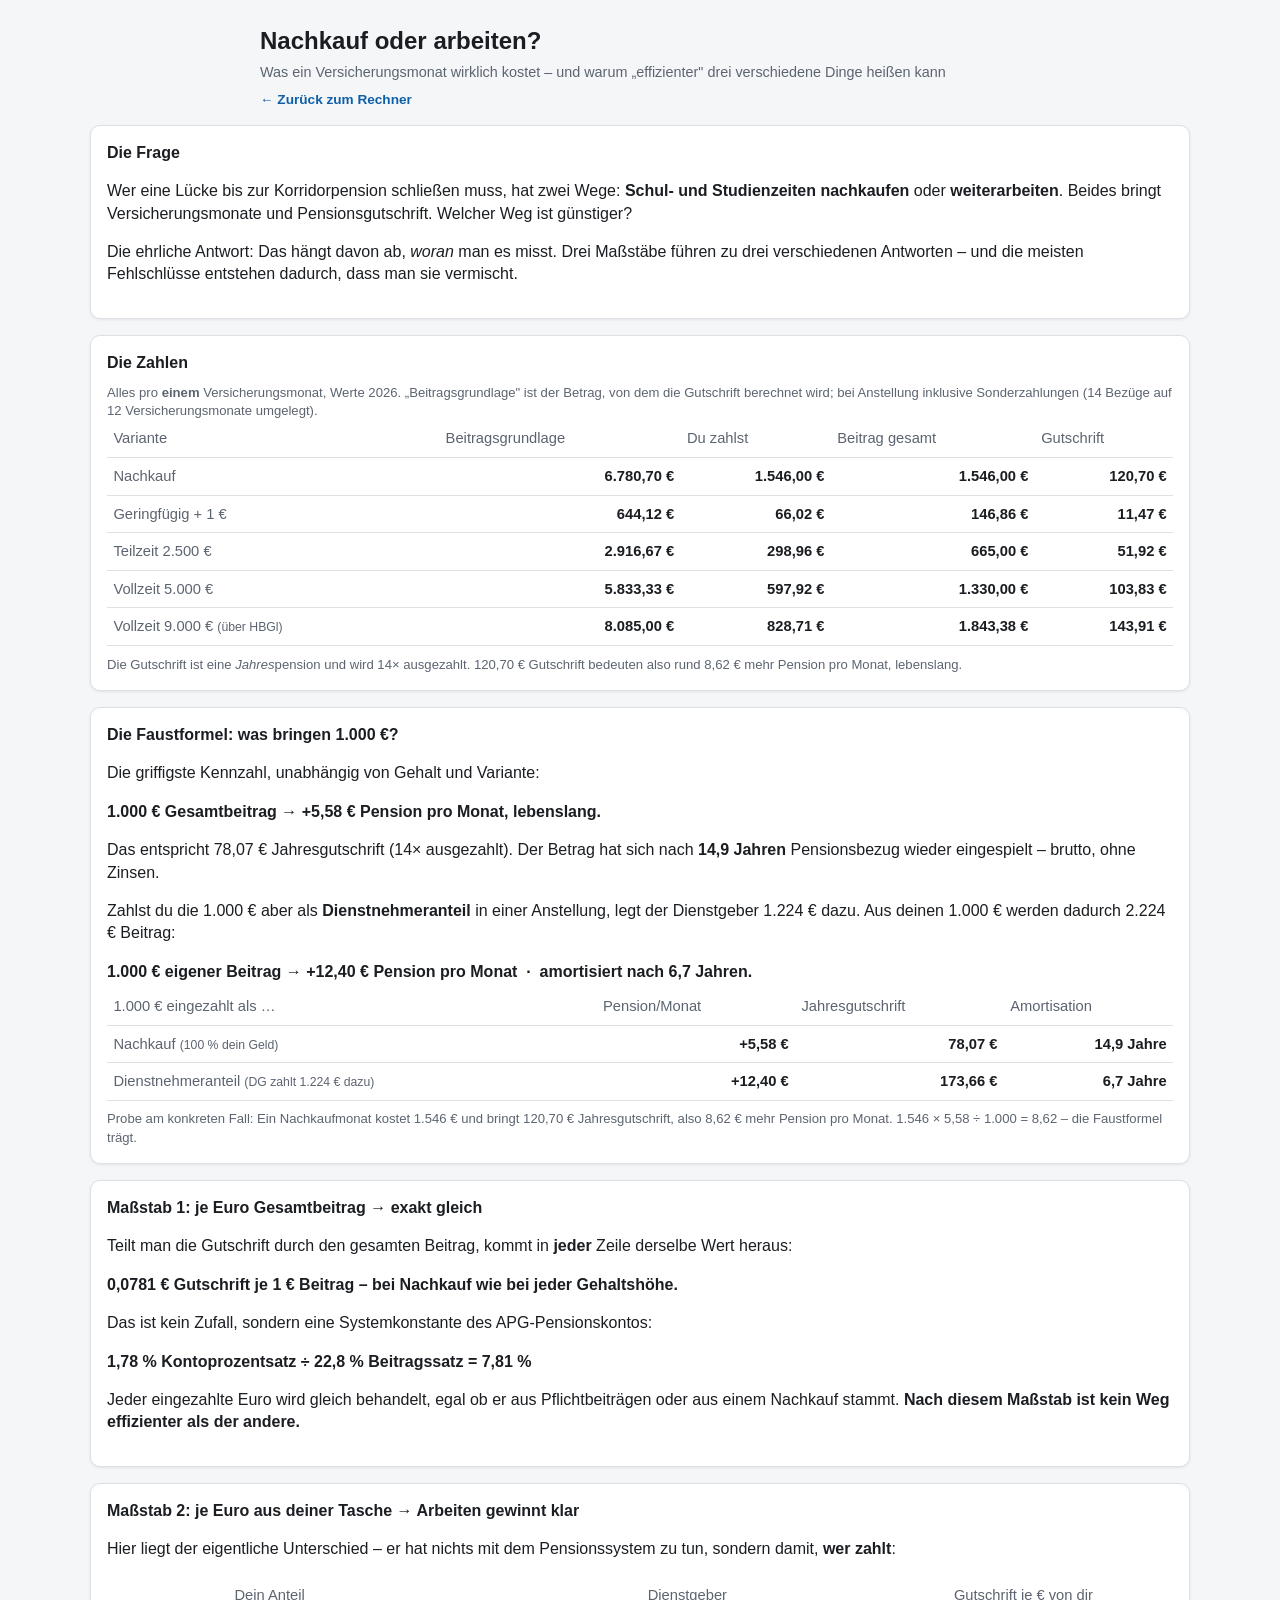
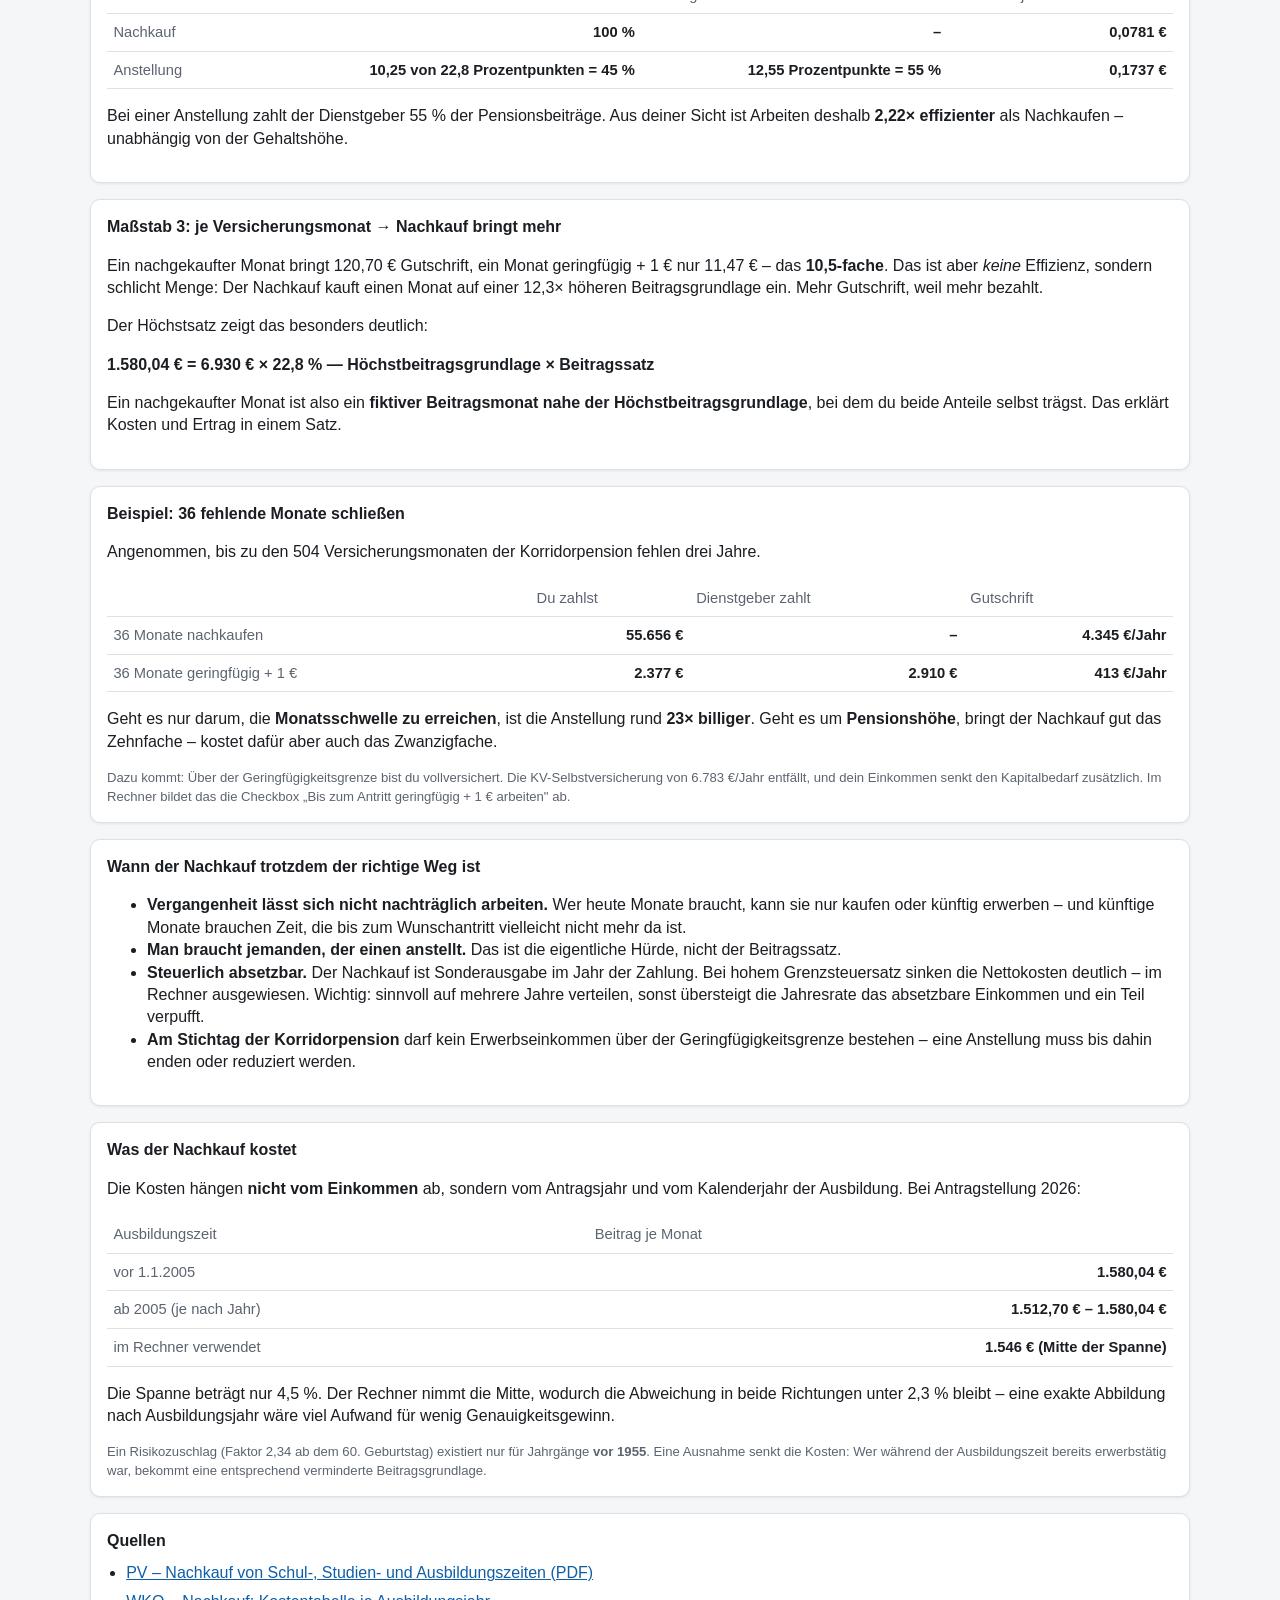
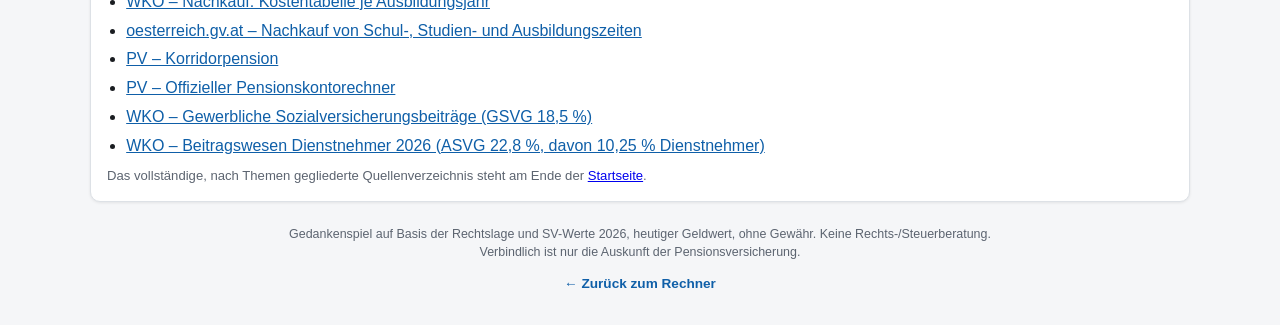
<file: methodik.html>
<!doctype html>
<html lang="de-AT">
<head>
<meta charset="utf-8">
<meta name="viewport" content="width=device-width, initial-scale=1">
<title>Nachkauf oder arbeiten? – Pensionsrechner Österreich</title>
<meta name="description" content="Was ein Versicherungsmonat wirklich kostet: Nachkauf gegen Anstellung, mit Faustformel und Rechenbeispielen.">
<meta property="og:type" content="article">
<meta property="og:locale" content="de_AT">
<meta property="og:site_name" content="Pensionsrechner Österreich">
<meta property="og:title" content="Nachkauf oder arbeiten? – Was ein Versicherungsmonat wirklich kostet">
<meta property="og:description" content="1.000 € eingezahlt bringen 5,58 € mehr Pension pro Monat. Warum Nachkauf und Arbeiten je Euro exakt gleich effizient sind – und wo der Unterschied wirklich liegt.">
<meta property="og:url" content="https://pension.oberschmid.homes/methodik.html">
<meta name="twitter:card" content="summary">
<link rel="icon" href="favicon.ico" sizes="any">
<link rel="icon" href="favicon.svg" type="image/svg+xml">
<link rel="apple-touch-icon" href="apple-touch-icon.png">
<link rel="stylesheet" href="style.css">
</head>
<body>
<header class="page-header">
  <h1>Nachkauf oder arbeiten?</h1>
  <p class="subtitle">Was ein Versicherungsmonat wirklich kostet – und warum „effizienter" drei verschiedene Dinge heißen kann</p>
  <p class="official-link"><a href="index.html">&larr; Zurück zum Rechner</a></p>
</header>

<main>
  <section class="box">
    <h2>Die Frage</h2>
    <p>Wer eine Lücke bis zur Korridorpension schließen muss, hat zwei Wege: <strong>Schul- und Studienzeiten
      nachkaufen</strong> oder <strong>weiterarbeiten</strong>. Beides bringt Versicherungsmonate und
      Pensionsgutschrift. Welcher Weg ist günstiger?</p>
    <p>Die ehrliche Antwort: Das hängt davon ab, <em>woran</em> man es misst. Drei Maßstäbe führen zu drei
      verschiedenen Antworten – und die meisten Fehlschlüsse entstehen dadurch, dass man sie vermischt.</p>
  </section>

  <section class="box">
    <h2>Die Zahlen</h2>
    <p class="hint" style="margin-top:0">Alles pro <strong>einem</strong> Versicherungsmonat, Werte 2026.
      „Beitragsgrundlage" ist der Betrag, von dem die Gutschrift berechnet wird; bei Anstellung inklusive
      Sonderzahlungen (14 Bezüge auf 12 Versicherungsmonate umgelegt).</p>
    <div class="table-scroll">
      <table>
        <thead>
          <tr>
            <th>Variante</th>
            <th>Beitrags&shy;grundlage</th>
            <th>Du zahlst</th>
            <th>Beitrag gesamt</th>
            <th>Gutschrift</th>
          </tr>
        </thead>
        <tbody>
          <tr><th>Nachkauf</th><td>6.780,70 €</td><td>1.546,00 €</td><td>1.546,00 €</td><td>120,70 €</td></tr>
          <tr><th>Geringfügig + 1 €</th><td>644,12 €</td><td>66,02 €</td><td>146,86 €</td><td>11,47 €</td></tr>
          <tr><th>Teilzeit 2.500 €</th><td>2.916,67 €</td><td>298,96 €</td><td>665,00 €</td><td>51,92 €</td></tr>
          <tr><th>Vollzeit 5.000 €</th><td>5.833,33 €</td><td>597,92 €</td><td>1.330,00 €</td><td>103,83 €</td></tr>
          <tr><th>Vollzeit 9.000 € <small>(über HBGl)</small></th><td>8.085,00 €</td><td>828,71 €</td><td>1.843,38 €</td><td>143,91 €</td></tr>
        </tbody>
      </table>
    </div>
    <p class="hint">Die Gutschrift ist eine <em>Jahres</em>pension und wird 14× ausgezahlt. 120,70 € Gutschrift
      bedeuten also rund 8,62 € mehr Pension pro Monat, lebenslang.</p>
  </section>

  <section class="box">
    <h2>Die Faustformel: was bringen 1.000 €?</h2>
    <p>Die griffigste Kennzahl, unabhängig von Gehalt und Variante:</p>
    <p class="breakeven">1.000 € Gesamtbeitrag &rarr; <strong>+5,58 € Pension pro Monat</strong>, lebenslang.</p>
    <p>Das entspricht 78,07 € Jahresgutschrift (14× ausgezahlt). Der Betrag hat sich nach
      <strong>14,9 Jahren</strong> Pensionsbezug wieder eingespielt – brutto, ohne Zinsen.</p>
    <p>Zahlst du die 1.000 € aber als <strong>Dienstnehmeranteil</strong> in einer Anstellung, legt der
      Dienstgeber 1.224 € dazu. Aus deinen 1.000 € werden dadurch 2.224 € Beitrag:</p>
    <p class="breakeven">1.000 € eigener Beitrag &rarr; <strong>+12,40 € Pension pro Monat</strong>
      &nbsp;·&nbsp; amortisiert nach 6,7 Jahren.</p>
    <div class="table-scroll">
      <table>
        <thead><tr><th>1.000 € eingezahlt als …</th><th>Pension/Monat</th><th>Jahresgutschrift</th><th>Amortisation</th></tr></thead>
        <tbody>
          <tr><th>Nachkauf <small>(100 % dein Geld)</small></th><td><strong>+5,58 €</strong></td><td>78,07 €</td><td>14,9 Jahre</td></tr>
          <tr><th>Dienstnehmeranteil <small>(DG zahlt 1.224 € dazu)</small></th><td><strong>+12,40 €</strong></td><td>173,66 €</td><td>6,7 Jahre</td></tr>
        </tbody>
      </table>
    </div>
    <p class="hint">Probe am konkreten Fall: Ein Nachkaufmonat kostet 1.546 € und bringt 120,70 €
      Jahresgutschrift, also 8,62 € mehr Pension pro Monat. 1.546 × 5,58 ÷ 1.000 = 8,62 – die Faustformel
      trägt.</p>
  </section>

  <section class="box">
    <h2>Maßstab 1: je Euro Gesamtbeitrag &rarr; exakt gleich</h2>
    <p>Teilt man die Gutschrift durch den gesamten Beitrag, kommt in <strong>jeder</strong> Zeile derselbe Wert
      heraus:</p>
    <p class="breakeven">0,0781 € Gutschrift je 1 € Beitrag – bei Nachkauf wie bei jeder Gehaltshöhe.</p>
    <p>Das ist kein Zufall, sondern eine Systemkonstante des APG-Pensionskontos:</p>
    <p class="breakeven">1,78 % Kontoprozentsatz ÷ 22,8 % Beitragssatz = 7,81 %</p>
    <p>Jeder eingezahlte Euro wird gleich behandelt, egal ob er aus Pflichtbeiträgen oder aus einem Nachkauf
      stammt. <strong>Nach diesem Maßstab ist kein Weg effizienter als der andere.</strong></p>
  </section>

  <section class="box">
    <h2>Maßstab 2: je Euro aus deiner Tasche &rarr; Arbeiten gewinnt klar</h2>
    <p>Hier liegt der eigentliche Unterschied – er hat nichts mit dem Pensionssystem zu tun, sondern damit,
      <strong>wer zahlt</strong>:</p>
    <div class="table-scroll">
      <table>
        <thead><tr><th></th><th>Dein Anteil</th><th>Dienstgeber</th><th>Gutschrift je € von dir</th></tr></thead>
        <tbody>
          <tr><th>Nachkauf</th><td>100 %</td><td>–</td><td>0,0781 €</td></tr>
          <tr><th>Anstellung</th><td>10,25 von 22,8 Prozentpunkten = <strong>45 %</strong></td><td>12,55 Prozentpunkte = 55 %</td><td><strong>0,1737 €</strong></td></tr>
        </tbody>
      </table>
    </div>
    <p>Bei einer Anstellung zahlt der Dienstgeber 55 % der Pensionsbeiträge. Aus deiner Sicht ist Arbeiten
      deshalb <strong>2,22× effizienter</strong> als Nachkaufen – unabhängig von der Gehaltshöhe.</p>
  </section>

  <section class="box">
    <h2>Maßstab 3: je Versicherungsmonat &rarr; Nachkauf bringt mehr</h2>
    <p>Ein nachgekaufter Monat bringt 120,70 € Gutschrift, ein Monat geringfügig + 1 € nur 11,47 € – das
      <strong>10,5-fache</strong>. Das ist aber <em>keine</em> Effizienz, sondern schlicht Menge: Der Nachkauf
      kauft einen Monat auf einer 12,3× höheren Beitragsgrundlage ein. Mehr Gutschrift, weil mehr bezahlt.</p>
    <p>Der Höchstsatz zeigt das besonders deutlich:</p>
    <p class="breakeven">1.580,04 € = 6.930 € × 22,8 % — Höchstbeitragsgrundlage × Beitragssatz</p>
    <p>Ein nachgekaufter Monat ist also ein <strong>fiktiver Beitragsmonat nahe der Höchstbeitragsgrundlage</strong>,
      bei dem du beide Anteile selbst trägst. Das erklärt Kosten und Ertrag in einem Satz.</p>
  </section>

  <section class="box">
    <h2>Beispiel: 36 fehlende Monate schließen</h2>
    <p>Angenommen, bis zu den 504 Versicherungsmonaten der Korridorpension fehlen drei Jahre.</p>
    <div class="table-scroll">
      <table>
        <thead><tr><th></th><th>Du zahlst</th><th>Dienstgeber zahlt</th><th>Gutschrift</th></tr></thead>
        <tbody>
          <tr><th>36 Monate nachkaufen</th><td>55.656 €</td><td>–</td><td>4.345 €/Jahr</td></tr>
          <tr><th>36 Monate geringfügig + 1 €</th><td><strong>2.377 €</strong></td><td>2.910 €</td><td>413 €/Jahr</td></tr>
        </tbody>
      </table>
    </div>
    <p>Geht es nur darum, die <strong>Monatsschwelle zu erreichen</strong>, ist die Anstellung rund
      <strong>23× billiger</strong>. Geht es um <strong>Pensionshöhe</strong>, bringt der Nachkauf gut das
      Zehnfache – kostet dafür aber auch das Zwanzigfache.</p>
    <p class="hint">Dazu kommt: Über der Geringfügigkeitsgrenze bist du vollversichert. Die
      KV-Selbstversicherung von 6.783 €/Jahr entfällt, und dein Einkommen senkt den Kapitalbedarf zusätzlich.
      Im Rechner bildet das die Checkbox „Bis zum Antritt geringfügig + 1 € arbeiten" ab.</p>
  </section>

  <section class="box">
    <h2>Wann der Nachkauf trotzdem der richtige Weg ist</h2>
    <ul>
      <li><strong>Vergangenheit lässt sich nicht nachträglich arbeiten.</strong> Wer heute Monate braucht, kann
        sie nur kaufen oder künftig erwerben – und künftige Monate brauchen Zeit, die bis zum Wunschantritt
        vielleicht nicht mehr da ist.</li>
      <li><strong>Man braucht jemanden, der einen anstellt.</strong> Das ist die eigentliche Hürde, nicht der
        Beitragssatz.</li>
      <li><strong>Steuerlich absetzbar.</strong> Der Nachkauf ist Sonderausgabe im Jahr der Zahlung. Bei hohem
        Grenzsteuersatz sinken die Nettokosten deutlich – im Rechner ausgewiesen. Wichtig: sinnvoll auf mehrere
        Jahre verteilen, sonst übersteigt die Jahresrate das absetzbare Einkommen und ein Teil verpufft.</li>
      <li><strong>Am Stichtag der Korridorpension</strong> darf kein Erwerbseinkommen über der
        Geringfügigkeitsgrenze bestehen – eine Anstellung muss bis dahin enden oder reduziert werden.</li>
    </ul>
  </section>

  <section class="box">
    <h2>Was der Nachkauf kostet</h2>
    <p>Die Kosten hängen <strong>nicht vom Einkommen</strong> ab, sondern vom Antragsjahr und vom Kalenderjahr
      der Ausbildung. Bei Antragstellung 2026:</p>
    <div class="table-scroll">
      <table>
        <thead><tr><th>Ausbildungszeit</th><th>Beitrag je Monat</th></tr></thead>
        <tbody>
          <tr><th>vor 1.1.2005</th><td>1.580,04 €</td></tr>
          <tr><th>ab 2005 (je nach Jahr)</th><td>1.512,70 € – 1.580,04 €</td></tr>
          <tr><th>im Rechner verwendet</th><td><strong>1.546 €</strong> (Mitte der Spanne)</td></tr>
        </tbody>
      </table>
    </div>
    <p>Die Spanne beträgt nur 4,5 %. Der Rechner nimmt die Mitte, wodurch die Abweichung in beide Richtungen
      unter 2,3 % bleibt – eine exakte Abbildung nach Ausbildungsjahr wäre viel Aufwand für wenig
      Genauigkeitsgewinn.</p>
    <p class="hint">Ein Risikozuschlag (Faktor 2,34 ab dem 60. Geburtstag) existiert nur für Jahrgänge
      <strong>vor 1955</strong>. Eine Ausnahme senkt die Kosten: Wer während der Ausbildungszeit bereits
      erwerbstätig war, bekommt eine entsprechend verminderte Beitragsgrundlage.</p>
  </section>

  <section class="box">
    <h2>Quellen</h2>
    <ul class="quellen-liste">
      <li><a href="https://www.pv.at/cdscontent/load?contentid=10008.776967&amp;version=1740547905" target="_blank" rel="noopener">PV – Nachkauf von Schul-, Studien- und Ausbildungszeiten (PDF)</a></li>
      <li><a href="https://www.wko.at/service/arbeitsrecht-sozialrecht/Nachkauf-von-Schul--und-Studienzeiten--Kosten.html" target="_blank" rel="noopener">WKO – Nachkauf: Kostentabelle je Ausbildungsjahr</a></li>
      <li><a href="https://www.oesterreich.gv.at/de/themen/arbeit_beruf_und_pension/pension/Seite.270214" target="_blank" rel="noopener">oesterreich.gv.at – Nachkauf von Schul-, Studien- und Ausbildungszeiten</a></li>
      <li><a href="https://www.pv.at/web/pension/pensionsarten/korridorpension" target="_blank" rel="noopener">PV – Korridorpension</a></li>
      <li><a href="https://www.neuespensionskonto.at/pensionskontorechner/" target="_blank" rel="noopener">PV – Offizieller Pensionskontorechner</a></li>
      <li><a href="https://www.wko.at/sozialversicherung/gewerbliche-sozialversicherungsbeitraege-ausmass" target="_blank" rel="noopener">WKO – Gewerbliche Sozialversicherungsbeiträge (GSVG 18,5 %)</a></li>
      <li><a href="https://www.wko.at/entlohnung/beitragswesen-dienstnehmer-2026" target="_blank" rel="noopener">WKO – Beitragswesen Dienstnehmer 2026 (ASVG 22,8 %, davon 10,25 % Dienstnehmer)</a></li>
    </ul>
    <p class="hint">Das vollständige, nach Themen gegliederte Quellenverzeichnis steht am Ende der
      <a href="index.html#quellen">Startseite</a>.</p>
  </section>
</main>

<footer class="page-footer">
  <p>Gedankenspiel auf Basis der Rechtslage und SV-Werte 2026, heutiger Geldwert, ohne Gewähr. Keine
    Rechts-/Steuerberatung. Verbindlich ist nur die Auskunft der Pensionsversicherung.</p>
  <p class="official-link"><a href="index.html">&larr; Zurück zum Rechner</a></p>
</footer>
</body>
</html>
</file>
<file: style.css>
:root {
  --bg: #f5f6f8;
  --bg-elevated: #ffffff;
  --text: #1a1d21;
  --text-muted: #5c6470;
  --border: #dde1e6;
  --accent: #0f5fa8;
  --positive: #1a7f37;
  --negative: #c4362d;
  --warning-bg: #fff6d8;
  --warning-text: #6b5900;
  --danger-bg: #fde8e6;
  --danger-text: #8a241d;
  --success-bg: #e3f5e8;
  --success-text: #1a7f37;
  --input-bg: #ffffff;
  --shadow: 0 1px 3px rgba(0, 0, 0, 0.08);
  color-scheme: light;
}

@media (prefers-color-scheme: dark) {
  :root {
    --bg: #14171a;
    --bg-elevated: #1d2126;
    --text: #e8eaed;
    --text-muted: #98a1ac;
    --border: #333a42;
    --accent: #5eb0ff;
    --positive: #5fce85;
    --negative: #ff8b83;
    --warning-bg: #3a3315;
    --warning-text: #e8d67a;
    --danger-bg: #3a1f1d;
    --danger-text: #ff9d95;
    --success-bg: #16311f;
    --success-text: #5fce85;
    --input-bg: #262b31;
    --shadow: 0 1px 3px rgba(0, 0, 0, 0.4);
    color-scheme: dark;
  }
}

* { box-sizing: border-box; }

body {
  margin: 0;
  padding: 0 1rem 2rem;
  background: var(--bg);
  color: var(--text);
  font-family: -apple-system, BlinkMacSystemFont, "Segoe UI", Roboto, Helvetica, Arial, sans-serif;
  line-height: 1.4;
}

main {
  max-width: 760px;
  margin: 0 auto;
}

.page-header {
  max-width: 760px;
  margin: 0 auto;
  padding: 1.5rem 0 1rem;
}

.page-header h1 {
  margin: 0 0 0.25rem;
  font-size: 1.5rem;
}

.subtitle {
  margin: 0;
  color: var(--text-muted);
  font-size: 0.9rem;
}

.official-link {
  margin: 0.5rem 0 0;
  font-size: 0.85rem;
}

.official-link a {
  color: var(--accent);
  font-weight: 600;
  text-decoration: none;
}

.official-link a:hover {
  text-decoration: underline;
}

fieldset {
  border: 1px solid var(--border);
  border-radius: 10px;
  margin: 0 0 1rem;
  padding: 0.75rem 1rem 1rem;
  background: var(--bg-elevated);
  box-shadow: var(--shadow);
}

legend {
  padding: 0 0.4rem;
  font-weight: 600;
  color: var(--text-muted);
  font-size: 0.85rem;
  text-transform: uppercase;
  letter-spacing: 0.03em;
}

.grid {
  display: grid;
  grid-template-columns: 1fr;
  gap: 0.9rem;
}

@media (min-width: 560px) {
  .grid { grid-template-columns: 1fr 1fr; }
}

.szenario-spalten {
  display: flex;
  flex-direction: column;
  gap: 1rem;
}

.szenario-spalten > fieldset {
  margin-bottom: 0;
}

@media (min-width: 900px) {
  main { max-width: 1100px; }
  .szenario-spalten {
    flex-direction: row;
    align-items: flex-start;
  }
  .szenario-spalten > fieldset {
    flex: 1 1 0;
    min-width: 0;
  }
  .szenario-spalten fieldset.grid {
    grid-template-columns: 1fr;
  }
}

.field {
  display: flex;
  flex-direction: column;
  gap: 0.3rem;
  font-size: 0.9rem;
}

.field span {
  color: var(--text-muted);
}

input[type="date"],
input[type="number"],
select {
  background: var(--input-bg);
  color: var(--text);
  border: 1px solid var(--border);
  border-radius: 6px;
  padding: 0.5rem 0.6rem;
  font-size: 1rem;
  width: 100%;
}

.vergleich-schalter {
  background: var(--bg-elevated);
  border: 1px solid var(--border);
  border-radius: 10px;
  padding: 0.75rem 1rem;
  margin-bottom: 1rem;
  box-shadow: var(--shadow);
}

.uebernehmen-btn {
  grid-column: 1 / -1;
  display: block;
  width: 100%;
  margin-bottom: 0.9rem;
  padding: 0.5rem 0.8rem;
  background: var(--accent);
  color: var(--bg-elevated);
  border: none;
  border-radius: 6px;
  font-size: 0.85rem;
  font-weight: 600;
  cursor: pointer;
}

.uebernehmen-btn:hover {
  opacity: 0.9;
}

input[type="range"] {
  width: 100%;
  accent-color: var(--accent);
}

output {
  font-weight: 600;
  color: var(--text);
}

.info-icon {
  display: inline-flex;
  align-items: center;
  justify-content: center;
  width: 1.15rem;
  height: 1.15rem;
  border-radius: 50%;
  background: var(--border);
  color: var(--text-muted);
  font-size: 0.7rem;
  font-style: italic;
  font-weight: 700;
  font-family: Georgia, "Times New Roman", serif;
  border: none;
  cursor: pointer;
  vertical-align: middle;
  padding: 0;
}

.info-icon:hover {
  background: var(--accent);
  color: var(--bg-elevated);
}

.info-dialog {
  background: var(--bg-elevated);
  color: var(--text);
  border: 1px solid var(--border);
  border-radius: 10px;
  padding: 1.1rem 1.2rem;
  max-width: 420px;
  width: calc(100% - 2rem);
  box-shadow: var(--shadow);
  font-size: 0.9rem;
  line-height: 1.45;
}

.info-dialog::backdrop {
  background: rgba(0, 0, 0, 0.5);
}

.info-dialog-close {
  float: right;
  background: none;
  border: none;
  color: var(--text-muted);
  font-size: 1.3rem;
  line-height: 1;
  cursor: pointer;
  padding: 0 0 0.5rem 0.5rem;
}

.info-dialog a {
  color: var(--accent);
}

.toggle-field {
  flex-direction: row;
  align-items: center;
  gap: 0.6rem;
}

.toggle-field input[type="checkbox"] {
  width: 1.15rem;
  height: 1.15rem;
  accent-color: var(--accent);
}

.toggle-field span {
  color: var(--text);
}

/* Generisch, damit auch andere Felder ausgegraut werden koennen (z.B. die
   Weiterversicherung, wenn stattdessen eine Anstellung gewaehlt ist). */
.field.disabled {
  opacity: 0.45;
  pointer-events: none;
}

.statusline {
  border-radius: 8px;
  padding: 0.75rem 1rem;
  margin-bottom: 1rem;
  font-weight: 600;
  font-size: 0.95rem;
}

.statusline.rot { background: var(--danger-bg); color: var(--danger-text); }
.statusline.gelb { background: var(--warning-bg); color: var(--warning-text); }
.statusline.gruen { background: var(--success-bg); color: var(--success-text); }
.statusline.neutral { background: var(--border); color: var(--text-muted); }

.breakeven {
  font-weight: 600;
  margin: 0.8rem 0 0.3rem;
}

.cards {
  display: grid;
  grid-template-columns: 1fr;
  gap: 0.8rem;
  margin-bottom: 1rem;
}

@media (min-width: 560px) {
  .cards { grid-template-columns: 1fr 1fr; }
}

.card {
  background: var(--bg-elevated);
  border: 1px solid var(--border);
  border-radius: 10px;
  padding: 0.9rem 1rem;
  box-shadow: var(--shadow);
}

.card h2,
.card h3 {
  margin: 0 0 0.35rem;
  font-size: 0.8rem;
  font-weight: 600;
  color: var(--text-muted);
  text-transform: uppercase;
  letter-spacing: 0.02em;
}

.card h2 small,
.card h3 small {
  text-transform: none;
  font-weight: 400;
}

.card-value {
  margin: 0;
  font-size: 1.5rem;
  font-weight: 700;
}

.card-value.positive { color: var(--positive); }
.card-value.negative { color: var(--negative); }

.box {
  background: var(--bg-elevated);
  border: 1px solid var(--border);
  border-radius: 10px;
  padding: 1rem;
  margin-bottom: 1rem;
  box-shadow: var(--shadow);
}

.box h2 {
  margin: 0 0 0.6rem;
  font-size: 1rem;
}

.ergebnis-spalten {
  display: flex;
  flex-direction: column;
  gap: 1rem;
}

.ergebnis-kachel {
  margin-bottom: 0;
}

.kachel-titel {
  margin: 0 0 0.75rem;
  font-size: 1.1rem;
}

.sub-box {
  border-top: 1px solid var(--border);
  padding-top: 0.9rem;
  margin-top: 0.9rem;
}

.sub-box h3 {
  margin: 0 0 0.6rem;
  font-size: 0.95rem;
}

@media (min-width: 900px) {
  .ergebnis-spalten {
    flex-direction: row;
    align-items: flex-start;
  }
  .ergebnis-spalten .ergebnis-kachel {
    flex: 1 1 0;
    min-width: 0;
  }
}

.kv-list {
  display: grid;
  grid-template-columns: 1fr;
  gap: 0.5rem;
  margin: 0;
}

.kv-list > div {
  display: flex;
  justify-content: space-between;
  gap: 1rem;
  border-bottom: 1px dashed var(--border);
  padding-bottom: 0.35rem;
}

.kv-list dt {
  color: var(--text-muted);
}

.kv-list dd {
  margin: 0;
  font-weight: 600;
  text-align: right;
}

.kv-list dd.positive { color: var(--positive); }

.table-scroll {
  overflow-x: auto;
}

table {
  width: 100%;
  border-collapse: collapse;
  font-size: 0.92rem;
}

table th, table td {
  text-align: left;
  padding: 0.5rem 0.4rem;
  border-bottom: 1px solid var(--border);
  white-space: nowrap;
}

table th {
  color: var(--text-muted);
  font-weight: 500;
}

table td {
  text-align: right;
  font-weight: 600;
}

.hint {
  color: var(--text-muted);
  font-size: 0.82rem;
  margin: 0.6rem 0 0;
}

.chart {
  display: flex;
  align-items: flex-end;
  gap: 0.6rem;
  height: 180px;
  overflow-x: auto;
  padding-top: 1.5rem;
}

.chart-bar-wrap {
  display: flex;
  flex-direction: column;
  align-items: center;
  justify-content: flex-end;
  flex: 1 0 auto;
  min-width: 3.2rem;
  height: 100%;
  gap: 0.3rem;
}

.chart-bar-value {
  font-size: 0.72rem;
  color: var(--text-muted);
  white-space: nowrap;
}

.chart-bar {
  width: 100%;
  background: var(--accent);
  border-radius: 4px 4px 0 0;
  min-height: 2px;
}

.chart-bar.disabled {
  background: var(--border);
}

.chart-bar-label {
  font-size: 0.78rem;
  color: var(--text-muted);
  font-weight: 600;
}

.page-footer {
  max-width: 760px;
  margin: 1.5rem auto 0;
  color: var(--text-muted);
  font-size: 0.78rem;
  text-align: center;
}

.quellen {
  margin-top: 1rem;
  text-align: left;
}

.quellen h2 {
  font-size: 0.95rem;
  color: var(--text);
  text-align: center;
  margin: 0 0 0.6rem;
}

.quellen ul {
  margin: 0.8rem 0 0;
  padding-left: 1.2rem;
}

.quellen li {
  margin-bottom: 0.4rem;
}

.quellen a {
  color: var(--accent);
}

.quellen-liste {
  margin: 0;
  padding-left: 1.2rem;
}

.quellen-liste li {
  margin-bottom: 0.4rem;
}

.quellen-liste a {
  color: var(--accent);
}

/* Kleine Skalenbeschriftung unter dem Zuverdienst-Regler: zeigt, wo die
   Geringfuegigkeitsgrenze liegt und was sie bedeutet. */
.skala {
  font-size: 0.75rem;
  color: var(--text-muted);
  margin-top: -0.1rem;
}

.skala .unter { color: var(--negative); }
.skala .ueber { color: var(--positive); }

/* Ko-fi-Kachel: bewusst zurueckhaltend, der Rechner bleibt die Hauptsache. */
.kofi-box {
  text-align: center;
}

.kofi-box .hint {
  margin: 0 auto 0.9rem;
  max-width: 46ch;
}

.kofi-btn {
  display: inline-block;
  padding: 0.55rem 1.1rem;
  background: #ff5e5b;
  color: #fff;
  border-radius: 6px;
  font-size: 0.9rem;
  font-weight: 600;
  text-decoration: none;
}

.kofi-btn:hover {
  opacity: 0.9;
}

.projekt-links {
  margin: 0.6rem 0 0;
}

.projekt-links a {
  color: var(--accent);
}

.projekt-links .trenner {
  margin: 0 0.4rem;
  color: var(--text-muted);
}

.quellen h3 {
  font-size: 0.85rem;
  color: var(--text-muted);
  text-transform: uppercase;
  letter-spacing: 0.03em;
  margin: 1rem 0 0.3rem;
}
</file>
